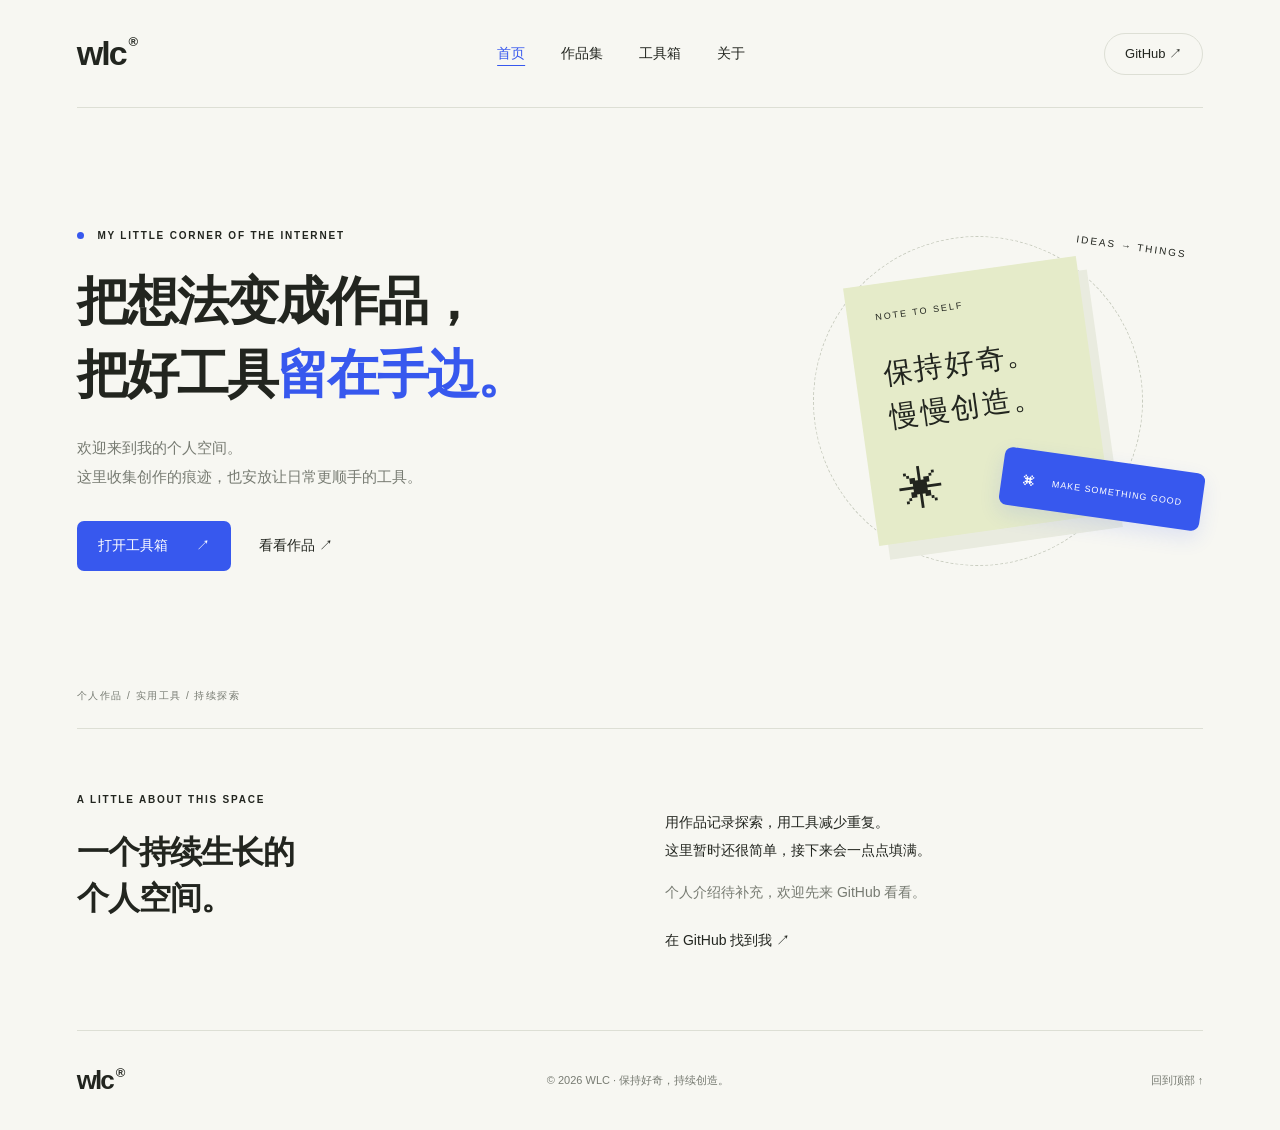
<file: public/index.html>
<!doctype html>
<html lang="zh-CN">
<head>
  <meta charset="UTF-8"><meta name="viewport" content="width=device-width, initial-scale=1">
  <meta name="description" content="我的个人空间：作品、灵感与常用工具。">
  <title>WLC — 个人空间</title>
  <link rel="stylesheet" href="./style.css"><script src="./common.js" defer></script>
</head>
<body>
  <header class="header"><a class="brand" href="./index.html" aria-label="WLC 首页">wlc<span>®</span></a><nav aria-label="主导航"><a href="./index.html" aria-current="page">首页</a><a href="./works.html">作品集</a><a href="./tools.html">工具箱</a><a href="./index.html#about">关于</a></nav><a class="github" href="https://github.com/wuliangchao2397" target="_blank" rel="noopener noreferrer">GitHub ↗</a></header>
  <main id="home">
    <section class="hero"><div class="hero-copy"><p class="eyebrow"><span class="dot"></span> MY LITTLE CORNER OF THE INTERNET</p><h1>把想法变成作品，<br>把好工具<span class="blue">留在手边。</span></h1><p class="intro">欢迎来到我的个人空间。<br>这里收集创作的痕迹，也安放让日常更顺手的工具。</p><div class="hero-actions"><a class="primary" href="./tools.html">打开工具箱 <span>↗</span></a><a class="text-link" href="./works.html">看看作品 ↗</a></div></div><div class="desk" aria-hidden="true"><div class="orbit"></div><div class="note"><span>NOTE TO SELF</span><p>保持好奇。<br>慢慢创造。</p><div>✳</div></div><div class="floating">⌘ <span>MAKE SOMETHING GOOD</span></div><div class="small-label">IDEAS → THINGS</div></div><div class="hero-bottom"><span>个人作品 / 实用工具 / 持续探索</span></div></section>
    <section id="about" class="about"><div><p class="eyebrow">A LITTLE ABOUT THIS SPACE</p><h2>一个持续生长的<br>个人空间。</h2></div><div><p>用作品记录探索，用工具减少重复。<br>这里暂时还很简单，接下来会一点点填满。</p><p class="muted">个人介绍待补充，欢迎先来 GitHub 看看。</p><a class="text-link" href="https://github.com/wuliangchao2397" target="_blank" rel="noopener noreferrer">在 GitHub 找到我 ↗</a></div></section>
  </main><footer><a class="brand" href="./index.html">wlc<span>®</span></a><span>© <span id="year">2026</span> WLC · 保持好奇，持续创造。</span><a href="#home">回到顶部 ↑</a></footer>
</body>
</html>
</file>
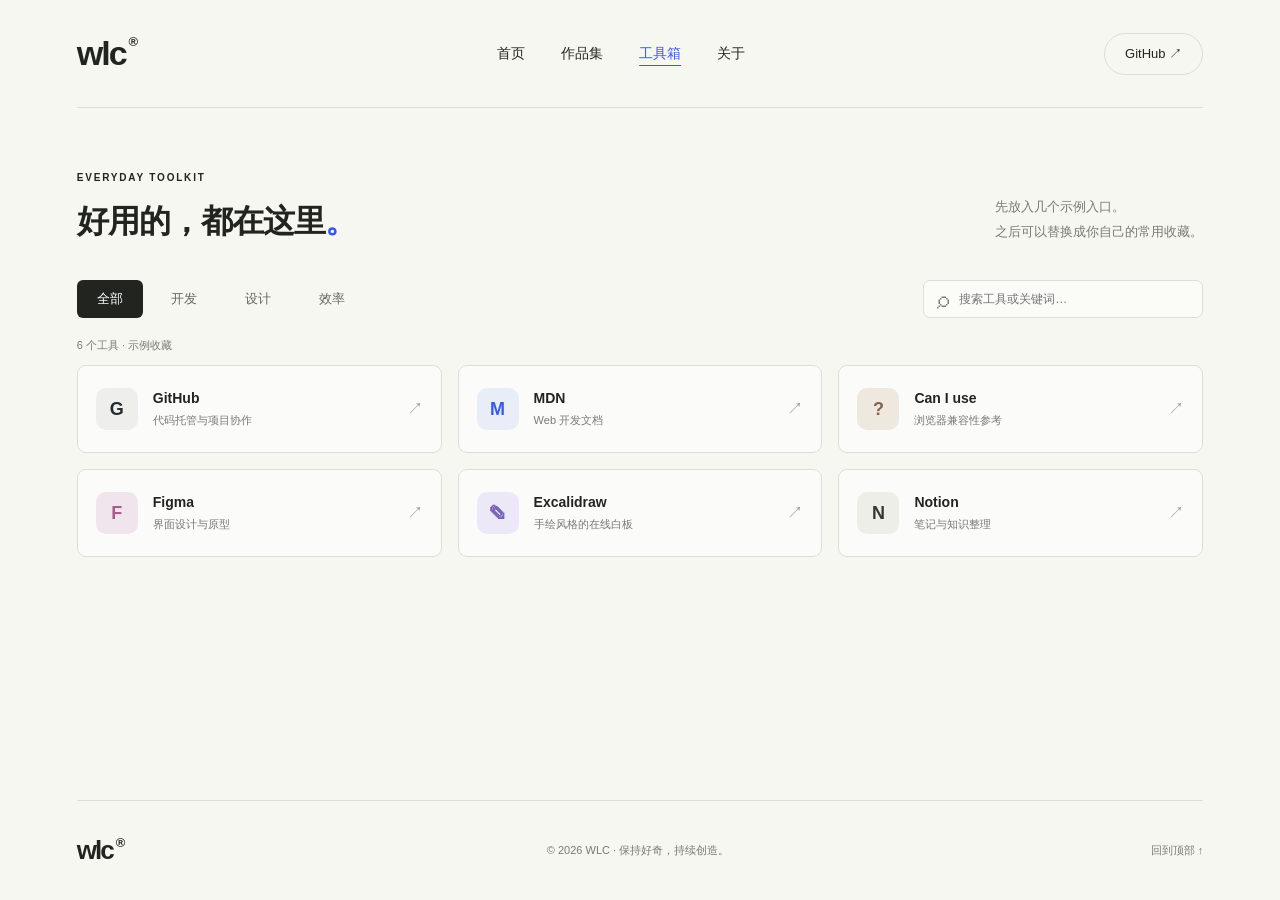
<file: public/tools.html>
<!doctype html>
<html lang="zh-CN">
<head>
  <meta charset="UTF-8"><meta name="viewport" content="width=device-width, initial-scale=1">
  <meta name="description" content="常用开发、设计与效率工具，支持分类筛选和关键词搜索。">
  <title>工具箱 — WLC</title>
  <link rel="stylesheet" href="./style.css"><script src="./common.js" defer></script>
  <script src="./app.js" defer></script>
</head>
<body>
  <header class="header"><a class="brand" href="./index.html" aria-label="WLC 首页">wlc<span>®</span></a><nav aria-label="主导航"><a href="./index.html">首页</a><a href="./works.html">作品集</a><a href="./tools.html" aria-current="page">工具箱</a><a href="./index.html#about">关于</a></nav><a class="github" href="https://github.com/wuliangchao2397" target="_blank" rel="noopener noreferrer">GitHub ↗</a></header>
  <main id="home">
    <section id="tools" class="section page-section tools-section"><div class="section-top"><div><p class="eyebrow">EVERYDAY TOOLKIT</p><h1>好用的，都在这里<span class="blue">。</span></h1></div><p class="section-description">先放入几个示例入口。<br>之后可以替换成你自己的常用收藏。</p></div><div class="tool-controls"><div class="filters" role="group" aria-label="工具分类"><button class="active" data-category="全部" aria-pressed="true">全部</button><button data-category="开发" aria-pressed="false">开发</button><button data-category="设计" aria-pressed="false">设计</button><button data-category="效率" aria-pressed="false">效率</button></div><label class="search"><span aria-hidden="true">⌕</span><input id="search" type="search" placeholder="搜索工具或关键词…" aria-label="搜索工具"></label></div><p id="result-count" class="result-count" aria-live="polite"></p><div id="tool-grid" class="tool-grid"></div><p id="empty" class="empty" hidden>还没有匹配的工具，换个关键词试试。</p><noscript><p>启用 JavaScript 后可使用工具搜索。你也可以直接访问 <a href="https://github.com/">GitHub</a> 或 <a href="https://www.figma.com/">Figma</a>。</p></noscript></section>
  </main><footer><a class="brand" href="./index.html">wlc<span>®</span></a><span>© <span id="year">2026</span> WLC · 保持好奇，持续创造。</span><a href="#home">回到顶部 ↑</a></footer>
</body>
</html>
</file>
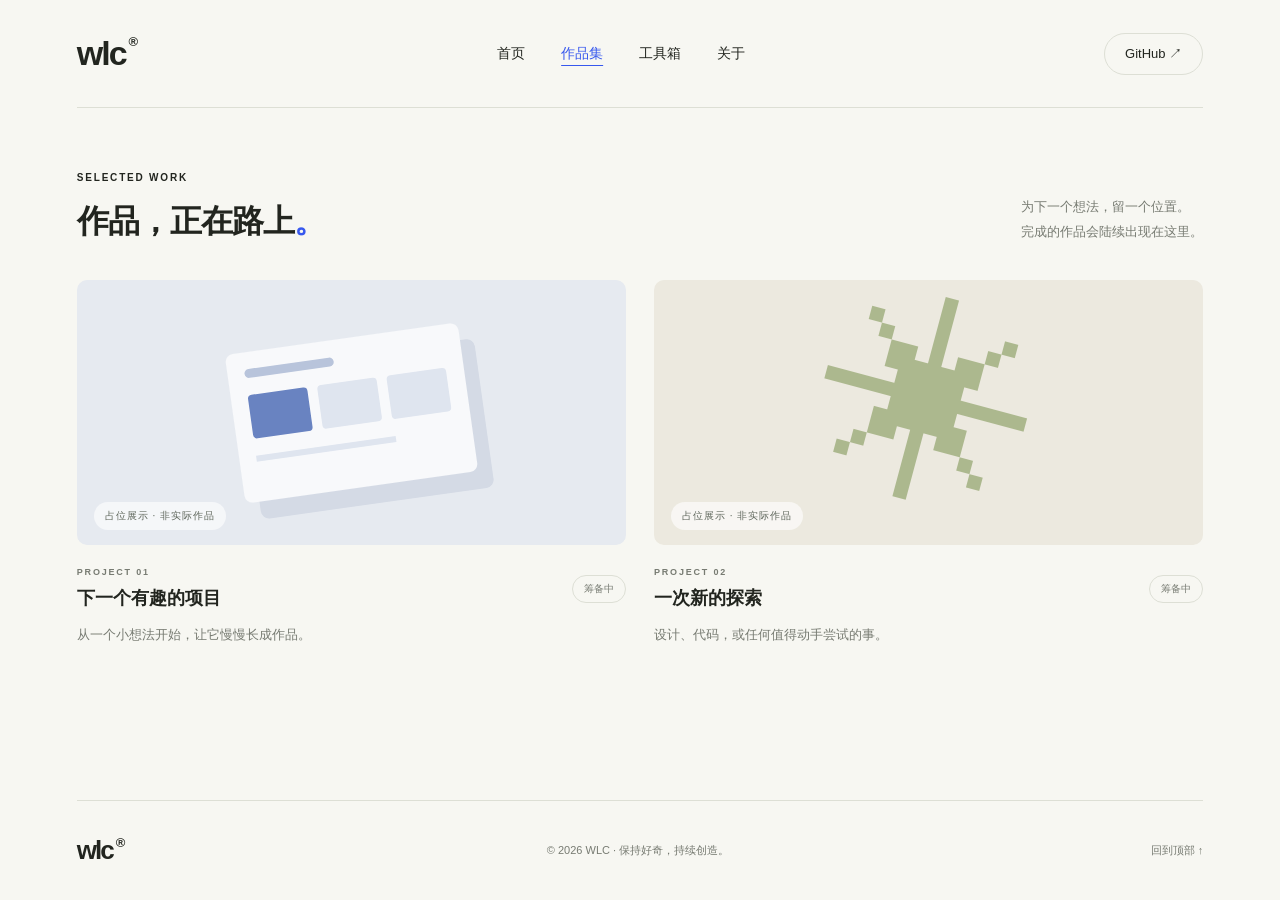
<file: public/works.html>
<!doctype html>
<html lang="zh-CN">
<head>
  <meta charset="UTF-8"><meta name="viewport" content="width=device-width, initial-scale=1">
  <meta name="description" content="WLC 的作品与探索，记录从想法到作品的过程。">
  <title>作品集 — WLC</title>
  <link rel="stylesheet" href="./style.css"><script src="./common.js" defer></script>
</head>
<body>
  <header class="header"><a class="brand" href="./index.html" aria-label="WLC 首页">wlc<span>®</span></a><nav aria-label="主导航"><a href="./index.html">首页</a><a href="./works.html" aria-current="page">作品集</a><a href="./tools.html">工具箱</a><a href="./index.html#about">关于</a></nav><a class="github" href="https://github.com/wuliangchao2397" target="_blank" rel="noopener noreferrer">GitHub ↗</a></header>
  <main id="home">
    <section id="works" class="section page-section"><div class="section-top"><div><p class="eyebrow">SELECTED WORK</p><h1>作品，正在路上<span class="blue">。</span></h1></div><p class="section-description">为下一个想法，留一个位置。<br>完成的作品会陆续出现在这里。</p></div><div class="works-grid"><article class="work"><div class="work-art art-one"><div class="wireframe"><i></i><div><b></b><b></b><b></b></div><em></em></div><span class="placeholder">占位展示 · 非实际作品</span></div><div class="work-info"><div><p class="eyebrow">PROJECT 01</p><h3>下一个有趣的项目</h3></div><span class="pill">筹备中</span></div><p class="muted">从一个小想法开始，让它慢慢长成作品。</p></article><article class="work"><div class="work-art art-two"><div class="asterisk">✳</div><span class="placeholder">占位展示 · 非实际作品</span></div><div class="work-info"><div><p class="eyebrow">PROJECT 02</p><h3>一次新的探索</h3></div><span class="pill">筹备中</span></div><p class="muted">设计、代码，或任何值得动手尝试的事。</p></article></div></section>
  </main><footer><a class="brand" href="./index.html">wlc<span>®</span></a><span>© <span id="year">2026</span> WLC · 保持好奇，持续创造。</span><a href="#home">回到顶部 ↑</a></footer>
</body>
</html>
</file>
<file: public/style.css>
:root{--bg:#f7f7f2;--ink:#22251f;--muted:#777b72;--blue:#3758ee;--line:#dddfd5}*{box-sizing:border-box}html{scroll-behavior:smooth;scroll-padding-top:30px}body{margin:0;background:var(--bg);color:var(--ink);font-family:Inter,-apple-system,BlinkMacSystemFont,"PingFang SC","Microsoft YaHei",sans-serif}a{color:inherit;text-decoration:none}button,input{font:inherit}a:focus-visible,button:focus-visible,input:focus-visible{outline:3px solid var(--blue);outline-offset:5px}.header,main,footer{max-width:1200px;margin:auto}.header{height:108px;display:flex;align-items:center;justify-content:space-between;border-bottom:1px solid var(--line)}.brand{font-size:34px;font-weight:850;letter-spacing:-2px}.brand span{font-size:13px;vertical-align:top;letter-spacing:0;margin-left:3px}.header nav{display:flex;gap:36px;font-size:14px}.header nav a:hover,.text-link:hover{color:var(--blue)}.github{border:1px solid var(--line);border-radius:30px;padding:11px 20px;font-size:13px}.hero{position:relative;display:grid;grid-template-columns:1.5fr 1fr;align-items:center;min-height:620px;padding:65px 0 100px}.eyebrow{font-size:10px;letter-spacing:1.8px;font-weight:650;margin:0 0 24px}.dot{display:inline-block;background:var(--blue);width:7px;height:7px;border-radius:50%;margin-right:9px}.hero h1{font-size:clamp(32px,4.2vw,52px);line-height:1.4;letter-spacing:-2px;margin:0 0 24px;font-weight:750}.blue{color:var(--blue)}.intro{font-size:15px;line-height:1.9;color:var(--muted)}.hero-actions{display:flex;gap:28px;align-items:center;margin-top:30px}.primary{background:var(--blue);color:white;border-radius:7px;padding:16px 21px;font-size:14px}.primary span{margin-left:24px}.primary:hover{background:#233dca}.text-link{font-size:14px}.desk{height:340px;position:relative;display:flex;align-items:center;justify-content:center}.orbit{position:absolute;width:330px;height:330px;border:1px dashed #c8ccbf;border-radius:50%;transform:rotate(-20deg)}.note{position:relative;transform:rotate(-8deg);width:235px;height:260px;padding:28px;background:#e5ebc9;box-shadow:9px 15px 0 #e9ebdf;display:flex;flex-direction:column;justify-content:space-between}.note span{font-size:9px;letter-spacing:2px}.note p{font-size:29px;line-height:1.5;margin:0;letter-spacing:2px}.note div{font-size:45px;line-height:1}.floating{position:absolute;right:0;bottom:53px;background:var(--blue);color:white;padding:15px 20px;border-radius:8px;transform:rotate(8deg);font-size:24px;box-shadow:0 8px 20px #3758ee20}.floating span{font-size:9px;letter-spacing:1px;vertical-align:middle;margin-left:12px}.small-label{position:absolute;top:10px;right:16px;font-size:10px;letter-spacing:2px;transform:rotate(8deg)}.hero-bottom{position:absolute;bottom:25px;left:0;right:0;display:flex;justify-content:space-between;font-size:10px;letter-spacing:1.5px;color:var(--muted)}.section{padding:64px 0;border-top:1px solid var(--line)}.section-top{display:flex;align-items:end;justify-content:space-between;margin-bottom:36px}.section-top .eyebrow{margin-bottom:15px}h2{font-size:32px;letter-spacing:-1px;margin:0;line-height:1.45}.section-description{font-size:13px;color:var(--muted);line-height:1.9;margin:0}.works-grid{display:grid;grid-template-columns:1fr 1fr;gap:28px}.work-art{height:265px;border-radius:10px;position:relative;display:grid;place-items:center;overflow:hidden}.art-one{background:#e6eaf0}.wireframe{width:235px;height:150px;background:#f8f9fb;transform:rotate(-8deg);border-radius:8px;box-shadow:14px 18px 0 #d4dae5;padding:17px}.wireframe i{display:block;width:45%;height:9px;background:#b8c4db;border-radius:10px}.wireframe>div{display:flex;gap:10px;margin:17px 0}.wireframe b{width:60px;height:44px;border-radius:4px;background:#dfe5ef}.wireframe b:first-child{background:#6983c1}.wireframe em{display:block;height:6px;width:70%;background:#dfe5ef}.art-two{background:#ece9df}.asterisk{font-size:220px;line-height:1;color:#acb88e;transform:rotate(15deg)}.placeholder{position:absolute;bottom:15px;left:17px;font-size:10px;letter-spacing:1px;color:#5e665b;background:#ffffffa0;border-radius:20px;padding:7px 11px}.work-info{display:flex;justify-content:space-between;align-items:center;margin-top:22px}.work-info .eyebrow{margin-bottom:9px;color:var(--muted);font-size:9px}h3{font-size:18px;margin:0}.pill{font-size:10px;border:1px solid var(--line);border-radius:20px;padding:6px 11px;color:var(--muted)}.muted{color:var(--muted);font-size:13px;line-height:1.8}.tool-controls{display:flex;justify-content:space-between;gap:20px}.filters{display:flex;gap:8px}.filters button{border:0;background:transparent;padding:10px 20px;border-radius:6px;font-size:13px;cursor:pointer;color:#64695f}.filters button.active{background:var(--ink);color:white}.search{border:1px solid var(--line);background:#fff8;border-radius:7px;display:flex;align-items:center;gap:10px;padding:0 13px;width:280px}.search span{font-size:24px;color:var(--muted)}input{width:100%;border:0;background:transparent;padding:10px 0;font-size:12px;color:var(--ink);min-width:0}.result-count{font-size:11px;color:var(--muted);margin:20px 0 12px}.tool-grid{display:grid;grid-template-columns:repeat(3,1fr);gap:16px}.tool{display:flex;align-items:center;gap:15px;background:#fff9;border:1px solid var(--line);border-radius:9px;padding:22px 18px;transition:transform .15s,border-color .15s}.tool:hover{transform:translateY(-3px);border-color:#a1acee}.tool-icon{width:42px;height:42px;border-radius:10px;display:grid;place-items:center;background:var(--tile);color:var(--symbol);font-size:18px;font-weight:750;flex-shrink:0}.tool h3{font-size:14px;margin-bottom:6px}.tool p{font-size:11px;color:var(--muted);margin:0;line-height:1.5}.tool-arrow{margin-left:auto;color:#999f93;font-size:16px}.empty{text-align:center;padding:40px;color:var(--muted)}.about{border-top:1px solid var(--line);padding:65px 0 80px;display:grid;grid-template-columns:1fr 1fr;gap:50px}.about>div>p:not(.eyebrow){font-size:14px;line-height:2}.about .text-link{display:inline-block;margin-top:12px}footer{border-top:1px solid var(--line);min-height:100px;display:flex;align-items:center;justify-content:space-between;font-size:11px;color:var(--muted)}footer .brand{color:var(--ink);font-size:26px}@media(min-width:1440px){.header,main,footer{max-width:1200px}}@media(max-width:1280px){.header,main,footer{margin-left:6%;margin-right:6%}}@media(max-width:760px){.header{height:80px}.header nav{gap:18px;font-size:12px}.github{padding:9px 12px;font-size:11px}.brand{font-size:29px}.hero{grid-template-columns:1fr;padding:45px 0 75px;min-height:0}.hero h1{font-size:36px;letter-spacing:-1px}.hero .eyebrow{font-size:8px;letter-spacing:1.2px}.desk{height:280px;margin-top:35px}.orbit{width:245px;height:245px}.note{width:190px;height:210px;padding:20px}.note p{font-size:25px}.floating{right:6%;bottom:25px}.small-label{right:10%;top:10px}.hero-bottom{font-size:8px;letter-spacing:.3px}.section{padding:40px 0}.section-top{display:block;margin-bottom:25px}h2{font-size:27px}.section-description{margin-top:14px}.works-grid{grid-template-columns:1fr;gap:28px}.work-art{height:235px}.tool-controls{flex-direction:column;gap:16px}.filters button{padding:9px 17px}.search{width:100%}.tool-grid{grid-template-columns:1fr 1fr;gap:10px}.tool{padding:16px 12px;gap:10px}.tool-icon{width:34px;height:34px;font-size:15px}.tool h3{font-size:12px}.tool p{font-size:10px}.tool-arrow{display:none}.about{grid-template-columns:1fr;gap:15px;padding:40px 0}footer{flex-wrap:wrap;gap:15px;padding:25px 0}footer>span{order:3;width:100%}}@media(prefers-reduced-motion:reduce){html{scroll-behavior:auto}.tool{transition:none}}

/* Shared navigation and standalone content pages. */
.header nav a[aria-current="page"]{color:var(--blue);text-decoration:underline;text-underline-offset:7px}.page-section{border-top:0;min-height:calc(100vh - 208px)}.page-section h1{font-size:32px;letter-spacing:-1px;margin:0;line-height:1.45}
@media(max-width:760px){.page-section h1{font-size:27px}.page-section{min-height:calc(100vh - 180px)}}
@media(max-width:480px){.header{height:auto;min-height:100px;flex-wrap:wrap;gap:16px;padding:18px 0}.header nav{order:3;width:100%;justify-content:space-between;gap:12px}.tool-grid{grid-template-columns:1fr}}
</file>
